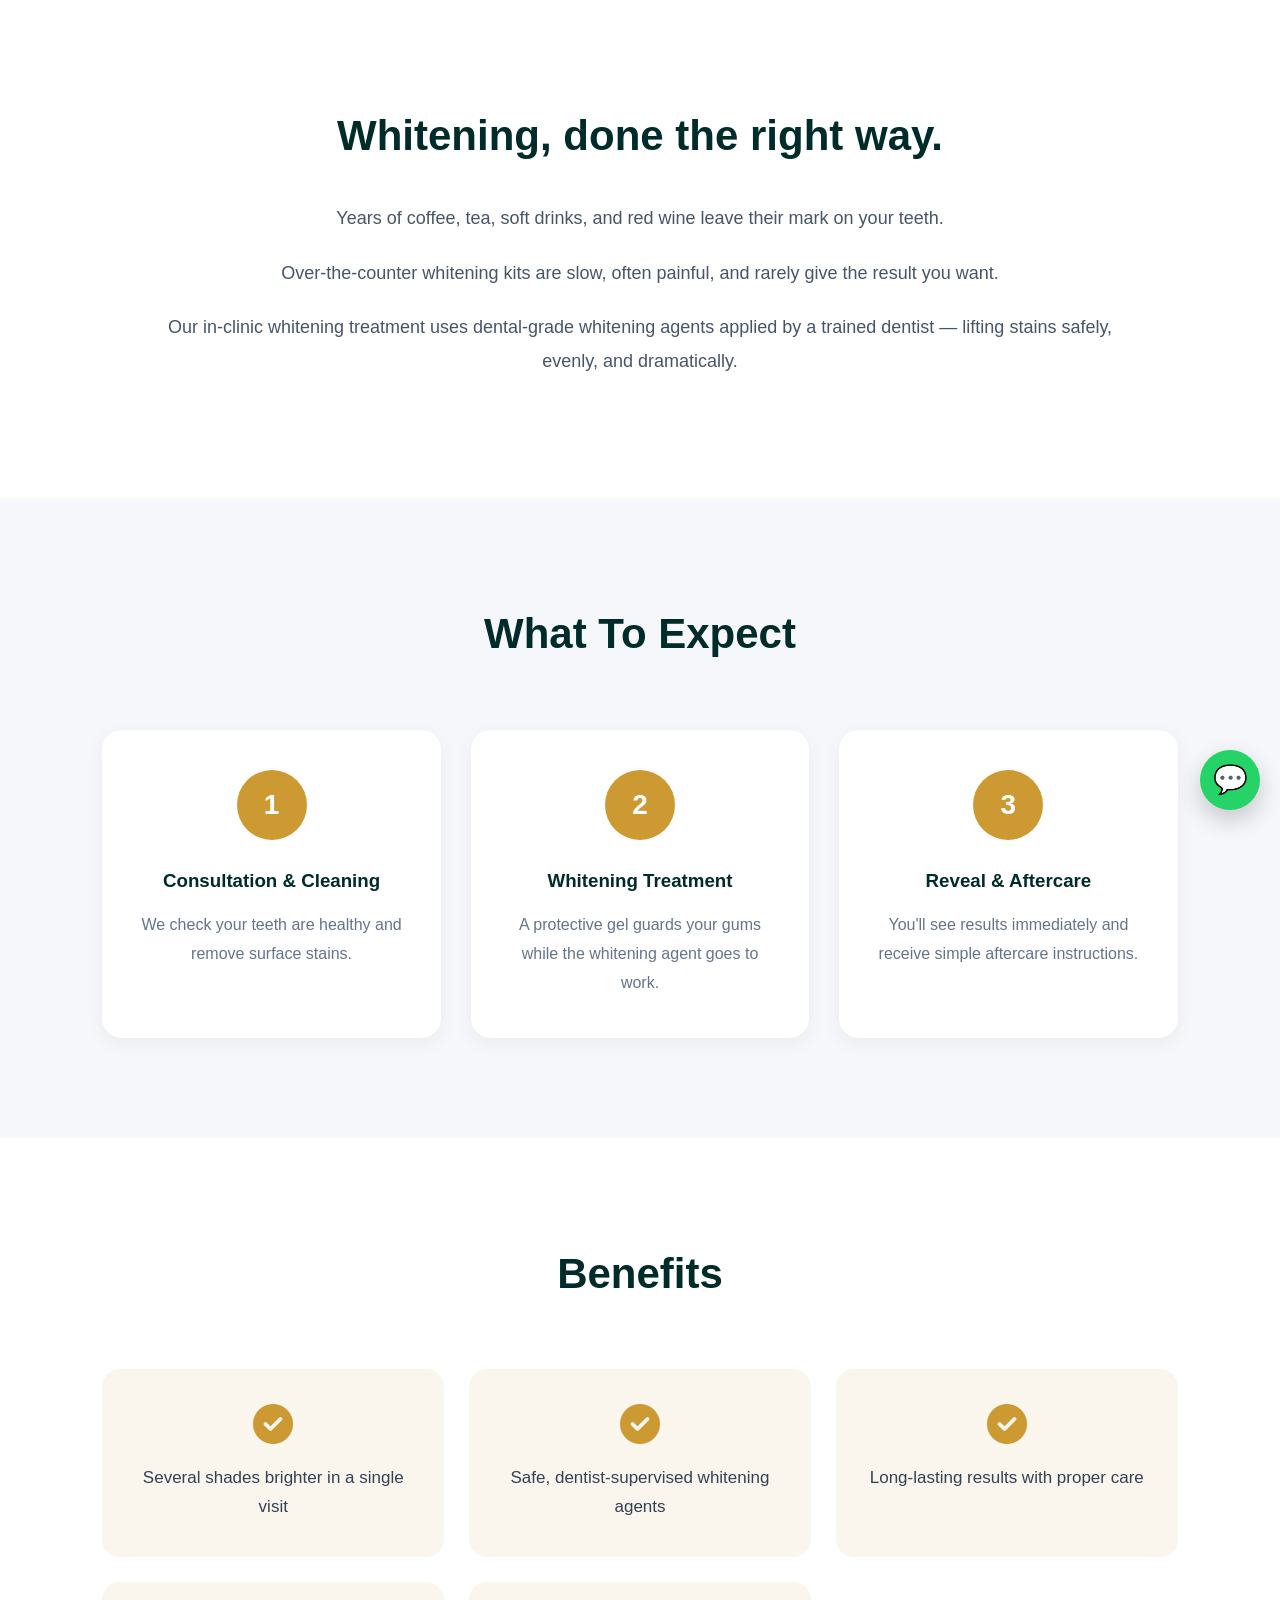
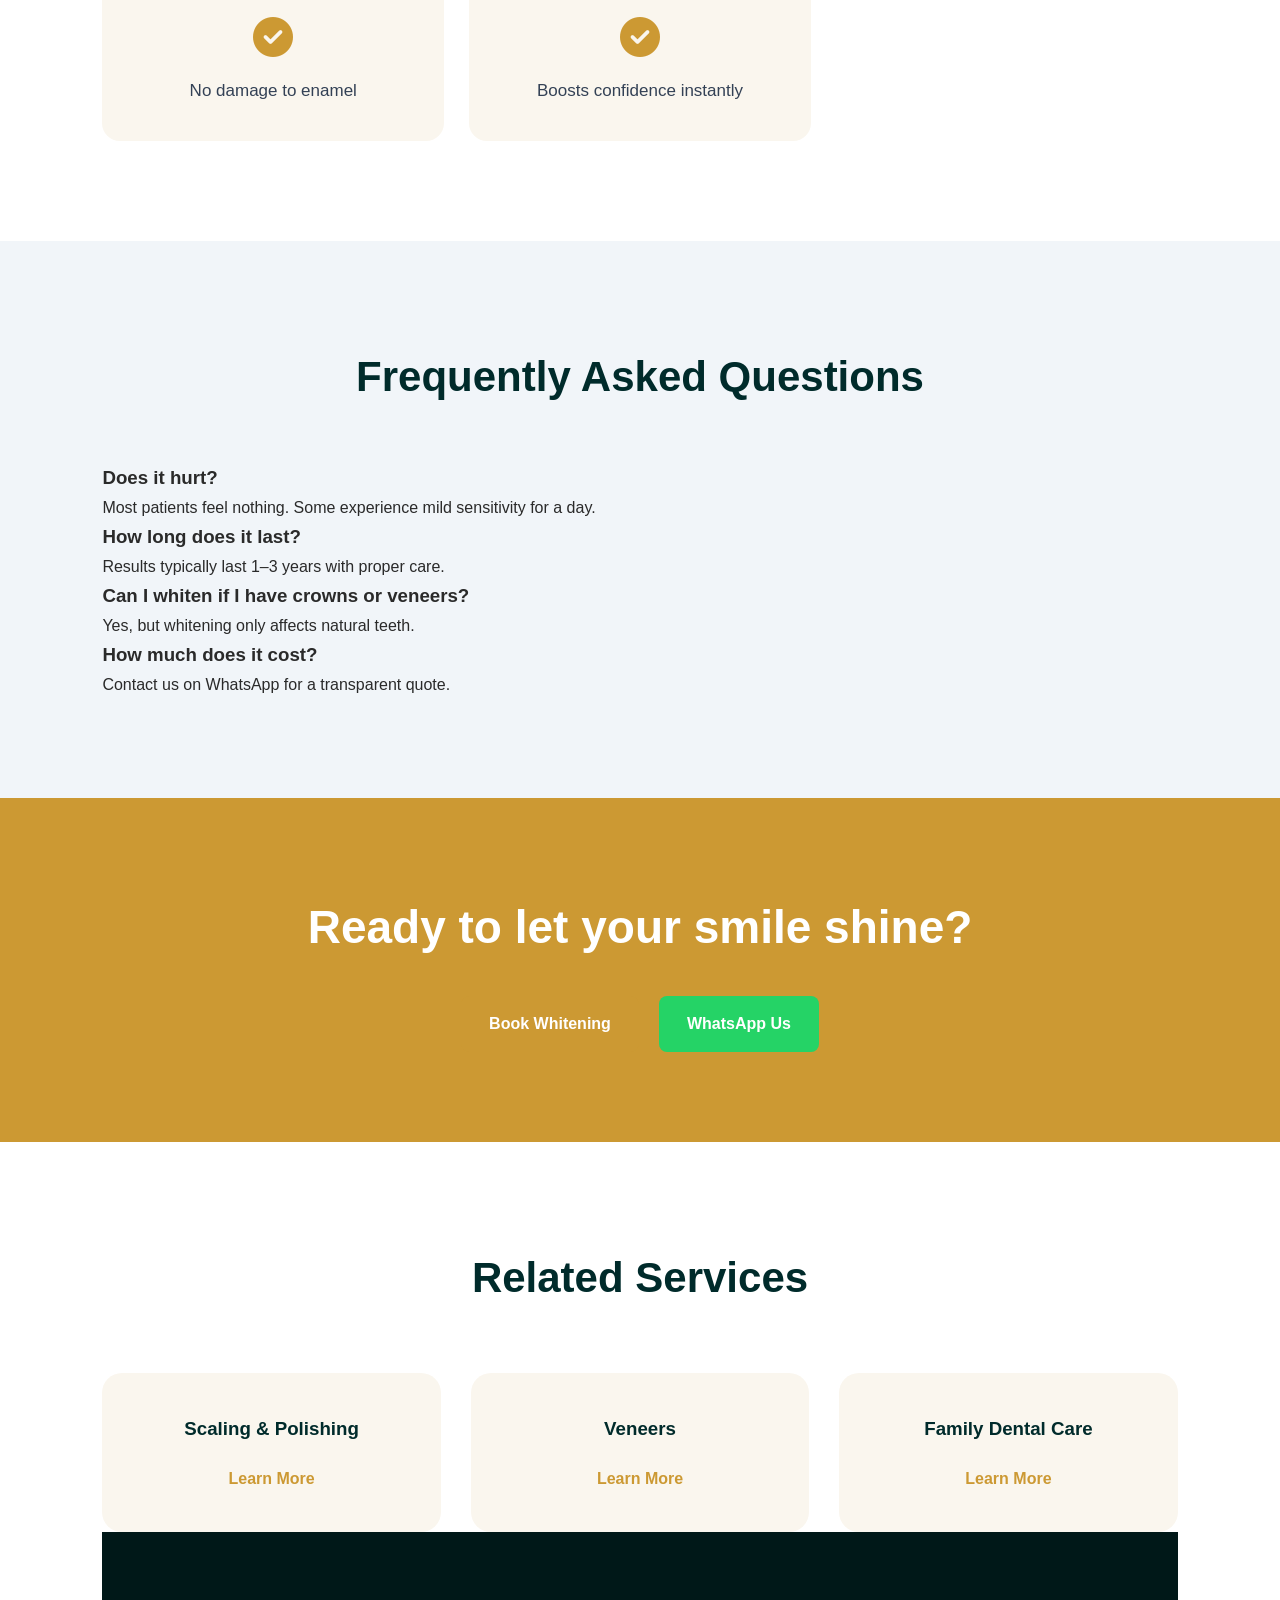
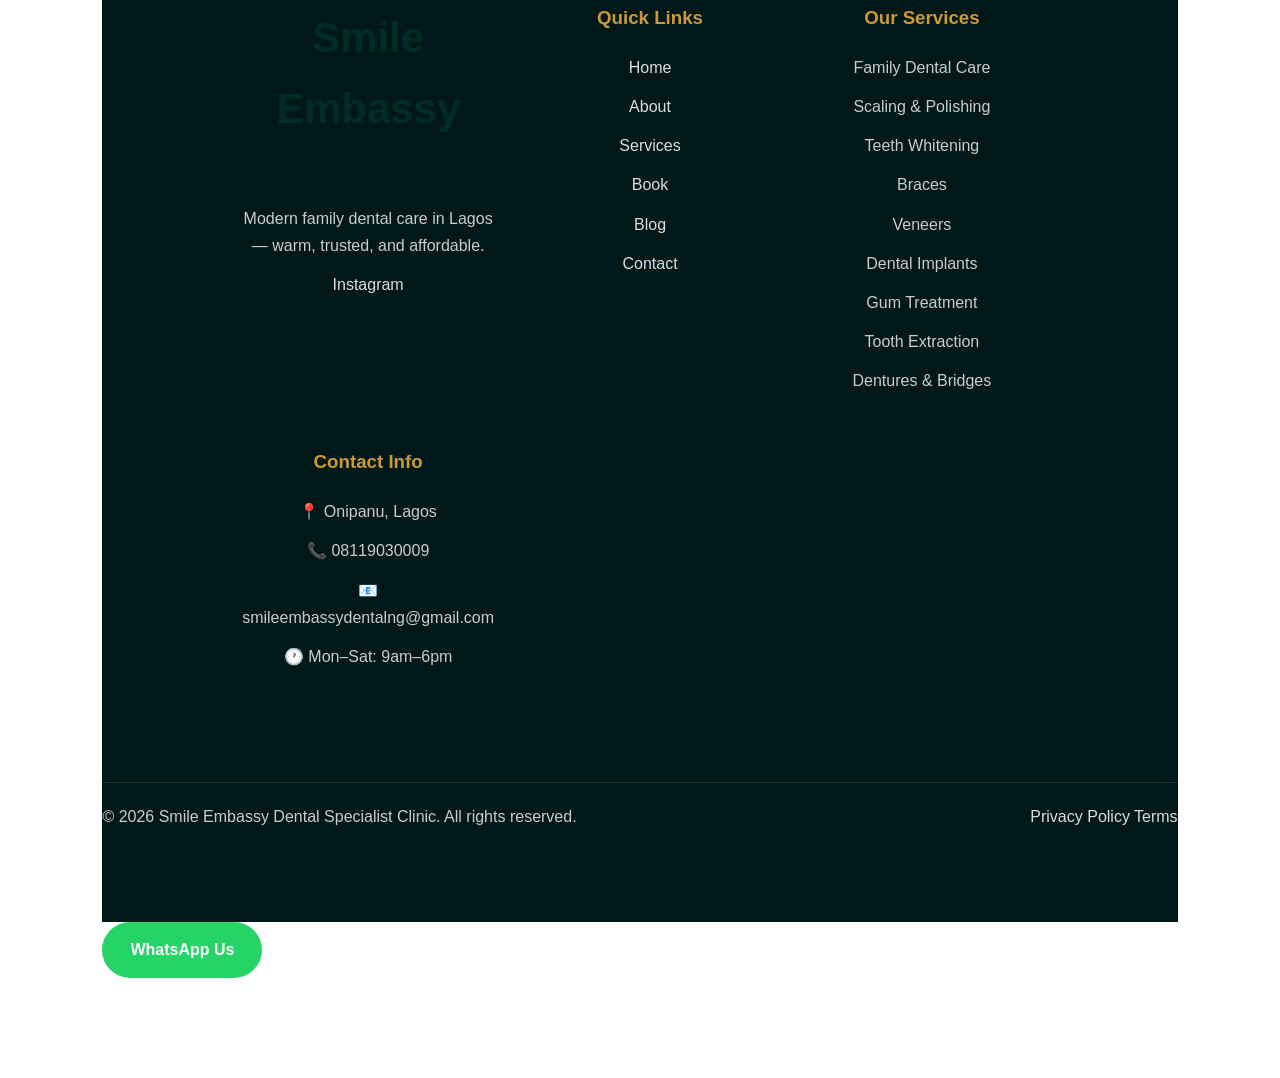
<file: whitening.html>
<!DOCTYPE html>
<html lang="en">

<head>
    <meta charset="UTF-8">
    <meta name="viewport" content="width=device-width, initial-scale=1.0">

    <title>Teeth Whitening | Smile Embassy</title>

    <link rel="stylesheet" href="style.css">

    <link rel="stylesheet"
    href="https://cdnjs.cloudflare.com/ajax/libs/font-awesome/6.5.1/css/all.min.css">
</head>

<body>
    <!DOCTYPE html>
<html lang="en">

<head>
    <meta charset="UTF-8">
    <meta name="viewport" content="width=device-width, initial-scale=1.0">

    <title>Teeth Whitening | Smile Embassy</title>

    <link rel="stylesheet" href="style.css">

    <link rel="stylesheet"
    href="https://cdnjs.cloudflare.com/ajax/libs/font-awesome/6.5.1/css/all.min.css">
</head>

<body>
    <section class="what-is-it">

    <div class="container">

        <h2>Whitening, done the right way.</h2>

        <p>
            Years of coffee, tea, soft drinks, and red wine leave
            their mark on your teeth.
        </p>

        <p>
            Over-the-counter whitening kits are slow, often painful,
            and rarely give the result you want.
        </p>

        <p>
            Our in-clinic whitening treatment uses dental-grade
            whitening agents applied by a trained dentist —
            lifting stains safely, evenly, and dramatically.
        </p>

    </div>

</section>
<section class="process-section">

    <h2>What To Expect</h2>

    <div class="process-grid">

        <div class="process-card">
            <span>1</span>

            <h3>Consultation & Cleaning</h3>

            <p>
                We check your teeth are healthy and remove surface stains.
            </p>
        </div>

        <div class="process-card">
            <span>2</span>

            <h3>Whitening Treatment</h3>

            <p>
                A protective gel guards your gums while the whitening
                agent goes to work.
            </p>
        </div>

        <div class="process-card">
            <span>3</span>

            <h3>Reveal & Aftercare</h3>

            <p>
                You'll see results immediately and receive simple
                aftercare instructions.
            </p>
        </div>

    </div>

</section>
<section class="benefits-section">

    <h2>Benefits</h2>

    <div class="benefits-grid">

        <div class="benefit-card">
            <i class="fas fa-check-circle"></i>
            <p>Several shades brighter in a single visit</p>
        </div>

        <div class="benefit-card">
            <i class="fas fa-check-circle"></i>
            <p>Safe, dentist-supervised whitening agents</p>
        </div>

        <div class="benefit-card">
            <i class="fas fa-check-circle"></i>
            <p>Long-lasting results with proper care</p>
        </div>

        <div class="benefit-card">
            <i class="fas fa-check-circle"></i>
            <p>No damage to enamel</p>
        </div>

        <div class="benefit-card">
            <i class="fas fa-check-circle"></i>
            <p>Boosts confidence instantly</p>
        </div>

    </div>

</section>
<section class="faq-section">

    <h2>Frequently Asked Questions</h2>

    <div class="faq">

        <h3>Does it hurt?</h3>
        <p>
            Most patients feel nothing. Some experience mild
            sensitivity for a day.
        </p>

        <h3>How long does it last?</h3>
        <p>
            Results typically last 1–3 years with proper care.
        </p>

        <h3>Can I whiten if I have crowns or veneers?</h3>
        <p>
            Yes, but whitening only affects natural teeth.
        </p>

        <h3>How much does it cost?</h3>
        <p>
            Contact us on WhatsApp for a transparent quote.
        </p>

    </div>

</section>
<section class="cta-banner">

    <h2>Ready to let your smile shine?</h2>

    <div class="cta-buttons">

        <a href="contact.html" class="primary-btn">
            Book Whitening
        </a>

        <a href="#" class="whatsapp-btn">
            WhatsApp Us
        </a>

    </div>

</section>
<section class="related-services">

    <h2>Related Services</h2>

    <div class="related-grid">

        <div class="related-card">
            <h3>Scaling & Polishing</h3>
            <a href="scaling-polishing.html">Learn More</a>
        </div>

        <div class="related-card">
            <h3>Veneers</h3>
            <a href="veneers.html">Learn More</a>
        </div>

        <div class="related-card">
            <h3>Family Dental Care</h3>
            <a href="family-dental.html">Learn More</a>
        </div>

    </div>
<!-- FOOTER -->
<footer class="footer">

    <div class="container footer-grid">

        <!-- COLUMN 1 -->
        <div>

            <h2 class="footer-logo">Smile Embassy</h2>

            <p>
                Modern family dental care in Lagos —
                warm, trusted, and affordable.
            </p>

            <a href="#">Instagram</a>

        </div>

        <!-- COLUMN 2 -->
        <div>

            <h3>Quick Links</h3>

            <ul>
                <li><a href="index.html">Home</a></li>
                <li><a href="about.html">About</a></li>
                <li><a href="services.html">Services</a></li>
                <li><a href="appointment.html">Book</a></li>
                <li><a href="blog.html">Blog</a></li>
                <li><a href="contact.html">Contact</a></li>
            </ul>

        </div>

        <!-- COLUMN 3 -->
        <div>

            <h3>Our Services</h3>

            <ul>
                <li>Family Dental Care</li>
                <li>Scaling & Polishing</li>
                <li>Teeth Whitening</li>
                <li>Braces</li>
                <li>Veneers</li>
                <li>Dental Implants</li>
                <li>Gum Treatment</li>
                <li>Tooth Extraction</li>
                <li>Dentures & Bridges</li>
            </ul>

        </div>

        <!-- COLUMN 4 -->
        <div>

            <h3>Contact Info</h3>

            <p>📍 Onipanu, Lagos</p>
            <p>📞 08119030009</p>
            <p>📧 smileembassydentalng@gmail.com</p>
            <p>🕐 Mon–Sat: 9am–6pm</p>

        </div>

    </div>

    <!-- BOTTOM -->
    <div class="footer-bottom">

        <p>
            © 2026 Smile Embassy Dental Specialist Clinic.
            All rights reserved.
        </p>

        <div class="footer-links">
            <a href="#">Privacy Policy</a>
            <a href="#">Terms</a>
        </div>

    </div>

</footer>
<!-- WHATSAPP BUTTON -->

<a href="https://wa.me/2348119030009?text=Hello%20Smile%20Embassy!%20I%20want%20to%20book%20an%20appointment."

class="whatsapp-float"

target="_blank">

💬

</a>

<!-- POPUP -->

<div class="whatsapp-popup" id="whatsappPopup">

Need help? Chat with us!

</div>
<a href="https://wa.me/2348119030009?text=Hello%20Smile%20Embassy!%20I%27d%20like%20to%20book%20an%20appointment."

class="btn-whatsapp"

target="_blank">

WhatsApp Us

</a>
</section>
</body>
</html>
</file>
<file: style.css>
/* =========================
   RESET & GLOBAL STYLES
========================= */

*{
    margin:0;
    padding:0;
    box-sizing:border-box;
}

:root{
    --primary:#CC9933;
    --secondary:#002B2B;
    --background:#FAF6EE;
    --text:#2A2A2A;
    --white:#ffffff;
}

body{
    font-family:'Poppins', sans-serif;
    background:var(--background);
    color:var(--text);
    line-height:1.7;
}

.container{
    width:90%;
    max-width:1200px;
    margin:auto;
}

section{
    padding:100px 0;
}

img{
    width:100%;
    display:block;
}

/* =========================
   BUTTONS
========================= */

.btn{
    display:inline-block;
    padding:14px 28px;
    border-radius:8px;
    text-decoration:none;
    transition:0.3s ease;
    font-weight:600;
}

.btn-primary{
    background:var(--primary);
    color:white;
}

.btn-primary:hover{
    background:#b8862b;
}

.btn-secondary{
    border:2px solid white;
    color:white;
}

.btn-secondary:hover{
    background:white;
    color:var(--secondary);
}

/* =========================
   TOP BAR
========================= */

.top-bar{
    background:var(--secondary);
    color:white;
    padding:10px 0;
    font-size:14px;
}

.top-bar-flex{
    display:flex;
    justify-content:space-between;
    align-items:center;
}

.top-bar a{
    color:white;
    text-decoration:none;
    margin-left:15px;
}

/* =========================
   HEADER
========================= */

.main-header{
    background:white;
    padding:20px 0;
    position:sticky;
    top:0;
    z-index:1000;
}

.header-flex{
    display:flex;
    justify-content:space-between;
    align-items:center;
}

.logo{
    font-size:24px;
    font-weight:700;
    color:var(--secondary);
}

.nav{
    display:flex;
    gap:25px;
}

.nav a{
    text-decoration:none;
    color:var(--text);
    font-weight:500;
}

.nav a:hover{
    color:var(--primary);
}

/* =========================
   HERO SECTION
========================= */

.hero{
    min-height:90vh;
    background:
    linear-gradient(rgba(0,0,0,0.5),
    rgba(0,0,0,0.5)),
    url("../Images/Home.jpeg");

    background-size:cover;
    background-position:center;

    display:flex;
    align-items:center;

    color:white;
}

.hero-grid{
    display:grid;
    grid-template-columns:1fr 1fr;
    gap:40px;
    align-items:center;
}

.hero h1{
    font-size:60px;
    line-height:1.2;
    margin-bottom:20px;
}

.hero p{
    font-size:18px;
    margin-bottom:30px;
}

.hero-buttons{
    display:flex;
    gap:20px;
    flex-wrap:wrap;
}

/* =========================
   TRUST SECTION
========================= */

.trust-strip{
    background:white;
    padding:50px 0;
}

.trust-grid{
    display:grid;
    grid-template-columns:repeat(4,1fr);
    gap:20px;
    text-align:center;
}

.trust-box{
    padding:20px;
}

.trust-box h3{
    color:var(--secondary);
    margin-bottom:10px;
}

/* =========================
   ABOUT SECTION
========================= */

.about{
    background:var(--background);
}

.about-grid{
    display:grid;
    grid-template-columns:1fr 1fr;
    gap:60px;
    align-items:center;
}

.about-img{
    border-radius:20px;
}

.about h2{
    font-size:42px;
    color:var(--secondary);
    margin-bottom:20px;
}

.about p{
    margin-bottom:20px;
}

/* =========================
   SERVICES SECTION
========================= */

.services{
    background:white;
}

.section-title{
    text-align:center;
    margin-bottom:60px;
}

.section-title h2{
    font-size:46px;
    color:var(--secondary);
    margin-bottom:15px;
}

.services-grid{
    display:grid;
    grid-template-columns:repeat(3,1fr);
    gap:30px;
}

.service-card{
    background:var(--background);
    padding:30px;
    border-radius:20px;
    transition:0.3s ease;
    text-align:center;
}

.service-card:hover{
    transform:translateY(-8px);
}

.service-card img{
    border-radius:15px;
    margin-bottom:20px;
}

.service-card h3{
    margin-bottom:15px;
    color:var(--secondary);
}

/* =========================
   WHY CHOOSE US
========================= */

.why-us{
    background:var(--secondary);
    color:white;
}

.why-grid{
    display:grid;
    grid-template-columns:repeat(4,1fr);
    gap:25px;
    text-align:center;
}

.why-card{
    padding:30px 20px;
}

.why-card h3{
    margin:20px 0;
}

/* =========================
   TESTIMONIALS
========================= */

.testimonials{
    background:var(--background);
}

.testimonials-grid{
    display:grid;
    grid-template-columns:repeat(3,1fr);
    gap:30px;
}

.testimonial-card{
    background:white;
    padding:30px;
    border-radius:20px;
}

.testimonial-card img{
    width:80px;
    height:80px;
    border-radius:50%;
    object-fit:cover;
    margin-bottom:20px;
}

.stars{
    color:gold;
    margin-bottom:15px;
}

/* =========================
   CTA SECTION
========================= */

.cta{
    background:var(--secondary);
    color:white;
    text-align:center;
}

.cta h2{
    font-size:48px;
    margin-bottom:20px;
}

.cta p{
    margin-bottom:30px;
}

/* =========================
   FOOTER
========================= */

.footer{
    background:#001818;
    color:white;
    padding-top:80px;
}

.footer-grid{
    display:grid;
    grid-template-columns:repeat(4,1fr);
    gap:40px;
    padding-bottom:50px;
}

.footer h3{
    color:var(--primary);
    margin-bottom:20px;
}

.footer ul{
    list-style:none;
}

.footer a{
    color:white;
    text-decoration:none;
}

.footer li{
    margin-bottom:12px;
}

.footer-bottom{
    border-top:1px solid rgba(255,255,255,0.2);
    padding:20px 0;
    text-align:center;
}

/* =========================
   AUTH SECTION
========================= */

.auth-container{
    display:flex;
    min-height:100vh;
}

.auth-left{
    flex:1;
    background:
    linear-gradient(rgba(0,43,43,0.8),
    rgba(0,43,43,0.8)),
    url("../Images/dentist.jpg");

    background-size:cover;
    background-position:center;

    display:flex;
    justify-content:center;
    align-items:center;

    color:white;
    padding:40px;
}

.auth-right{
    flex:1;
    background:white;

    display:flex;
    justify-content:center;
    align-items:center;

    padding:40px;
}

.auth-form{
    width:100%;
    max-width:450px;
}

.auth-form h2{
    color:var(--secondary);
    margin-bottom:15px;
}

.input-group{
    margin-bottom:20px;
}

.input-group label{
    display:block;
    margin-bottom:8px;
}

.input-group input{
    width:100%;
    padding:15px;
    border:1px solid #ddd;
    border-radius:10px;
}

.auth-btn{
    width:100%;
    background:var(--primary);
    color:white;
    border:none;
    padding:16px;
    border-radius:10px;
    cursor:pointer;
    font-size:16px;
}

/* =========================
   MOBILE RESPONSIVE
========================= */

@media(max-width:992px){

    .hero-grid,
    .about-grid,
    .footer-grid,
    .trust-grid,
    .why-grid,
    .services-grid,
    .testimonials-grid{
        grid-template-columns:1fr 1fr;
    }
}

@media(max-width:768px){

    section{
        padding:70px 0;
    }

    .nav{
        display:none;
    }

    .hero h1{
        font-size:42px;
    }

    .hero-grid,
    .about-grid,
    .services-grid,
    .trust-grid,
    .why-grid,
    .testimonials-grid,
    .footer-grid,
    .auth-container{
        grid-template-columns:1fr;
        flex-direction:column;
    }

    .hero{
        text-align:center;
    }

    .hero-buttons{
        justify-content:center;
    }

    .top-bar{
        display:none;
    }
}
/* =========================
   SMILE EMBASSY SERVICES PAGE
========================= */

*{
    margin:0;
    padding:0;
    box-sizing:border-box;
    font-family:Arial, Helvetica, sans-serif;
    scroll-behavior:smooth;
}

body{
    background:#f8fbff;
    color:#222;
    line-height:1.6;
}

/* =========================
   NAVBAR
========================= */

.navbar{
    width:100%;
    display:flex;
    justify-content:space-between;
    align-items:center;
    padding:20px 8%;
    background:white;
    box-shadow:0 2px 10px rgba(0,0,0,0.05);
    position:sticky;
    top:0;
    z-index:1000;
}

.logo{
    font-size:28px;
    font-weight:bold;
    color:#0077cc;
}

.nav-links{
    display:flex;
    gap:25px;
}

.nav-links a{
    text-decoration:none;
    color:#222;
    font-weight:600;
    transition:0.3s;
}

.nav-links a:hover{
    color:#0077cc;
}

.book-btn{
    background:#0077cc;
    color:white;
    border:none;
    padding:12px 24px;
    border-radius:30px;
    cursor:pointer;
    font-weight:bold;
    transition:0.3s;
}

.book-btn:hover{
    background:#005fa3;
    transform:translateY(-2px);
}

/* =========================
   HERO SECTION
========================= */

.services-hero{
    width:100%;
    height:90vh;
    background:url("services-bg.jpg") center/cover no-repeat;
    position:relative;
}

.services-overlay{
    width:100%;
    height:100%;
    background:rgba(0,0,0,0.55);
    display:flex;
    justify-content:center;
    align-items:center;
    text-align:center;
    padding:20px;
}

.services-content{
    max-width:800px;
    color:white;
}

.services-content h1{
    font-size:60px;
    margin-bottom:20px;
    line-height:1.2;
}

.services-content p{
    font-size:20px;
    margin-bottom:35px;
}

.services-btn{
    text-decoration:none;
    background:#00aaff;
    color:white;
    padding:16px 35px;
    border-radius:40px;
    font-weight:bold;
    transition:0.3s;
}

.services-btn:hover{
    background:white;
    color:#0077cc;
}

/* =========================
   SERVICES GRID
========================= */

.services-grid{
    padding:100px 8%;
    display:grid;
    grid-template-columns:repeat(auto-fit,minmax(280px,1fr));
    gap:30px;
}

.service-card{
    background:white;
    padding:40px 30px;
    border-radius:20px;
    box-shadow:0 10px 30px rgba(0,0,0,0.08);
    transition:0.4s;
    text-align:center;
}

.service-card:hover{
    transform:translateY(-10px);
}

.service-card i{
    font-size:50px;
    color:#0077cc;
    margin-bottom:20px;
}

.service-card h3{
    font-size:24px;
    margin-bottom:15px;
}

.service-card p{
    color:#666;
    margin-bottom:25px;
}

.service-card a{
    text-decoration:none;
    background:#0077cc;
    color:white;
    padding:12px 24px;
    border-radius:30px;
    display:inline-block;
    transition:0.3s;
}

.service-card a:hover{
    background:#005fa3;
}

/* =========================
   HELP STRIP
========================= */

.help-strip{
    background:#0077cc;
    color:white;
    padding:40px 8%;
}

.help-flex{
    display:flex;
    justify-content:space-between;
    align-items:center;
    gap:20px;
    flex-wrap:wrap;
}

.help-flex p{
    font-size:20px;
    max-width:700px;
}

.btn-whatsapp{
    text-decoration:none;
    background:#25D366;
    color:white;
    padding:14px 28px;
    border-radius:40px;
    font-weight:bold;
    transition:0.3s;
}

.btn-whatsapp:hover{
    transform:scale(1.05);
}

/* =========================
   CTA SECTION
========================= */

.cta{
    padding:100px 8%;
    text-align:center;
    background:white;
}

.cta h2{
    font-size:45px;
    margin-bottom:30px;
}

.btn-primary{
    text-decoration:none;
    background:#0077cc;
    color:white;
    padding:16px 35px;
    border-radius:40px;
    font-weight:bold;
    transition:0.3s;
}

.btn-primary:hover{
    background:#005fa3;
}

/* =========================
   FOOTER
========================= */

.footer{
    background:#0b1727;
    color:white;
    padding-top:70px;
}

.footer-grid{
    display:grid;
    grid-template-columns:repeat(auto-fit,minmax(250px,1fr));
    gap:40px;
    padding:0 8% 50px;
}

.footer-logo{
    color:#00aaff;
    margin-bottom:20px;
}

.footer h3{
    margin-bottom:20px;
}

.footer ul{
    list-style:none;
}

.footer ul li{
    margin-bottom:12px;
}

.footer a{
    text-decoration:none;
    color:#ddd;
    transition:0.3s;
}

.auth-left{
    
    flex-direction: column;
    background:
    linear-gradient(rgba(0,43,43,0.8),
    rgba(0,43,43,0.8)),
    url("../Images/dentist.jpg");

    background-size:cover;
    background-position:center;

  

    color:white;
   
}
.footer a:hover{
    color:#00aaff;
}

.footer-bottom{
    border-top:1px solid rgba(255,255,255,0.1);
    padding:25px 8%;
    display:flex;
    justify-content:space-between;
    flex-wrap:wrap;
    gap:15px;
}

/* =========================
   MODAL
========================= */

.auth-modal{
    display:none;
    position:fixed;
    z-index:9999;
    left:0;
    top:0;
    width:100%;
    height:100%;
    background:rgba(0,0,0,0.6);
    justify-content:center;
    align-items:center;
}

.auth-modal-box{
    background:white;
    width:90%;
    max-width:450px;
    padding:40px;
    border-radius:20px;
    text-align:center;
    position:relative;
    animation:popup 0.3s ease;
}

@keyframes popup{
    from{
        transform:scale(0.7);
        opacity:0;
    }

    to{
        transform:scale(1);
        opacity:1;
    }
}

.close-modal{
    position:absolute;
    top:15px;
    right:20px;
    font-size:30px;
    cursor:pointer;
}

.modal-buttons{
    margin-top:30px;
    display:flex;
    gap:15px;
    justify-content:center;
}

.modal-login-btn,
.modal-signup-btn{
    text-decoration:none;
    padding:12px 24px;
    border-radius:30px;
    font-weight:bold;
}

.modal-login-btn{
    background:#0077cc;
    color:white;
}

.modal-signup-btn{
    background:#25D366;
    color:white;
}

/* =========================
   WHATSAPP FLOAT BUTTON
========================= */

.whatsapp-float{
    position:fixed;
    width:65px;
    height:65px;
    background:#25D366;
    color:white;
    border-radius:50%;
    bottom:25px;
    right:25px;
    display:flex;
    justify-content:center;
    align-items:center;
    font-size:32px;
    text-decoration:none;
    z-index:1000;
    box-shadow:0 5px 20px rgba(0,0,0,0.2);
    transition:0.3s;
}

.whatsapp-float:hover{
    transform:scale(1.1);
}

/* =========================
   RESPONSIVE DESIGN
========================= */

@media(max-width:992px){

    .services-content h1{
        font-size:45px;
    }

    .navbar{
        flex-direction:column;
        gap:20px;
    }

    .nav-links{
        flex-wrap:wrap;
        justify-content:center;
    }

    .help-flex{
        text-align:center;
        justify-content:center;
    }

    .footer-bottom{
        text-align:center;
        justify-content:center;
    }
}

@media(max-width:768px){

    .services-content h1{
        font-size:35px;
    }

    .services-content p{
        font-size:18px;
    }

    .cta h2{
        font-size:32px;
    }

    .service-card{
        padding:30px 20px;
    }
}

@media(max-width:500px){

    .services-content h1{
        font-size:28px;
    }

    .services-btn,
    .btn-primary,
    .btn-whatsapp{
        padding:14px 24px;
    }

    .logo{
        font-size:22px;
    }
}
/* =========================================
   whitening.html CSS
   ADD THIS TO style.css
========================================= */

.whitening-hero {
    background:
        linear-gradient(rgba(0,0,0,0.65),
        rgba(0,0,0,0.65)),
        url("whitening-hero.jpg");
    background-size: cover;
    background-position: center;
    min-height: 85vh;
    display: flex;
    align-items: center;
}

.hero-content {
    color: white;
    max-width: 700px;
    padding: 120px 0;
}

.breadcrumb {
    margin-bottom: 20px;
    color: #ddd;
    font-size: 15px;
}

.hero-content h1 {
    font-size: 60px;
    line-height: 1.2;
    margin-bottom: 25px;
}

.hero-content p {
    font-size: 18px;
    line-height: 1.8;
}

.hero-buttons {
    margin-top: 35px;
    display: flex;
    gap: 20px;
    flex-wrap: wrap;
}

.what-is-it {
    padding: 100px 8%;
    background: #ffffff;
    text-align: center;
}

.small-container {
    max-width: 850px;
    margin: auto;
}

.what-is-it h2 {
    font-size: 42px;
    margin-bottom: 30px;
    color: #0f172a;
}

.what-is-it p {
    font-size: 18px;
    line-height: 1.9;
    margin-bottom: 20px;
    color: #475569;
}

.process-section {
    padding: 100px 8%;
    background: #f8fafc;
    text-align: center;
}

.process-section h2 {
    font-size: 42px;
    margin-bottom: 60px;
    color: #0f172a;
}

.process-grid {
    display: grid;
    grid-template-columns: repeat(auto-fit, minmax(280px,1fr));
    gap: 30px;
}

.process-card {
    background: white;
    padding: 40px 30px;
    border-radius: 20px;
    box-shadow: 0 5px 25px rgba(0,0,0,0.08);
}

.process-card span {
    width: 70px;
    height: 70px;
    background: #0ea5e9;
    color: white;
    display: flex;
    align-items: center;
    justify-content: center;
    border-radius: 50%;
    margin: auto;
    margin-bottom: 25px;
    font-size: 28px;
    font-weight: bold;
}

.process-card h3 {
    margin-bottom: 15px;
    color: #0f172a;
}

.process-card p {
    color: #64748b;
    line-height: 1.8;
}

.benefits-section {
    padding: 100px 8%;
    background: white;
    text-align: center;
}

.benefits-section h2 {
    font-size: 42px;
    margin-bottom: 60px;
}

.benefits-grid {
    display: grid;
    grid-template-columns: repeat(auto-fit, minmax(250px,1fr));
    gap: 25px;
}

.benefit-card {
    background: #f8fafc;
    padding: 35px 25px;
    border-radius: 18px;
}

.benefit-card i {
    font-size: 40px;
    color: #0ea5e9;
    margin-bottom: 20px;
}

.benefit-card p {
    font-size: 17px;
    color: #334155;
}

.faq-section {
    padding: 100px 8%;
    background: #f1f5f9;
}

.faq-section h2 {
    text-align: center;
    font-size: 42px;
    margin-bottom: 50px;
}

.faq-item {
    background: white;
    padding: 30px;
    margin-bottom: 25px;
    border-radius: 18px;
}

.faq-item h3 {
    margin-bottom: 15px;
    color: #0f172a;
}

.faq-item p {
    line-height: 1.8;
    color: #64748b;
}

.cta-banner {
    padding: 100px 8%;
    background: linear-gradient(to right, #0ea5e9, #0284c7);
    text-align: center;
    color: white;
}

.cta-banner h2 {
    font-size: 46px;
    margin-bottom: 35px;
}

.cta-buttons {
    display: flex;
    justify-content: center;
    gap: 20px;
    flex-wrap: wrap;
}

.related-services {
    padding: 100px 8%;
    background: white;
}

.related-services h2 {
    text-align: center;
    font-size: 42px;
    margin-bottom: 60px;
}

.related-grid {
    display: grid;
    grid-template-columns: repeat(auto-fit, minmax(280px,1fr));
    gap: 30px;
}

.related-card {
    background: #f8fafc;
    padding: 40px 30px;
    border-radius: 20px;
    text-align: center;
}

.related-card h3 {
    margin-bottom: 20px;
    color: #0f172a;
}

.related-card a {
    color: #0ea5e9;
    text-decoration: none;
    font-weight: 600;
}

.related-card a:hover {
    color: #0284c7;
}

@media(max-width:768px) {

    .hero-content h1 {
        font-size: 40px;
    }

    .what-is-it h2,
    .process-section h2,
    .benefits-section h2,
    .faq-section h2,
    .related-services h2,
    .cta-banner h2 {
        font-size: 32px;
    }

}
/* =========================
   RESET
========================= */
* {
    margin: 0;
    padding: 0;
    box-sizing: border-box;
}

:root {
    --primary: #CC9933;
    --secondary: #002B2B;
    --background: #FAF6EE;
    --text: #2A2A2A;
    --white: #fff;
}

/* =========================
   GLOBAL
========================= */
body {
    font-family: 'Poppins', sans-serif;
    background: var(--background);
    color: var(--text);
    line-height: 1.7;
}

.container {
    width: 90%;
    max-width: 1200px;
    margin: auto;
}

a {
    text-decoration: none;
    color: inherit;
}

/* =========================
   BUTTONS
========================= */
.btn {
    display: inline-block;
    padding: 14px 28px;
    border-radius: 8px;
    font-weight: 600;
    transition: 0.3s;
}

.btn-primary {
    background: var(--primary);
    color: white;
}

.btn-primary:hover {
    background: #b8862b;
}

/* =========================
   HEADER
========================= */
.main-header {
    background: white;
    padding: 20px 0;
    position: sticky;
    top: 0;
    z-index: 1000;
    box-shadow: 0 2px 10px rgba(0,0,0,0.05);
}

.header-flex {
    display: flex;
    justify-content: space-between;
    align-items: center;
}

.logo {
    font-size: 24px;
    font-weight: bold;
    color: var(--secondary);
}

.nav {
    display: flex;
    gap: 20px;
}

/* =========================
   ABOUT PAGE
========================= */

.about-hero {
    padding: 120px 0;
    text-align: center;
    background: linear-gradient(rgba(0,0,0,0.6), rgba(0,0,0,0.6)),
    url("../Images/hero.jpg");
    background-size: cover;
    color: white;
}

.about-story {
    padding: 100px 0;
}

.story-grid {
    display: grid;
    grid-template-columns: 1fr 1fr;
    gap: 50px;
    align-items: center;
}

.story-image img {
    width: 100%;
    border-radius: 15px;
}

/* =========================
   MISSION
========================= */
.mission {
    padding: 80px 0;
    text-align: center;
}

/* =========================
   TEAM
========================= */
.team {
    padding: 100px 0;
    background: white;
}

.team-grid {
    display: grid;
    grid-template-columns: repeat(3, 1fr);
    gap: 30px;
}

.team-card {
    background: var(--background);
    padding: 20px;
    border-radius: 15px;
    text-align: center;
}

.team-card img {
    width: 100%;
    border-radius: 12px;
}

/* =========================
   WHY US
========================= */
.why-us {
    padding: 100px 0;
    background: var(--secondary);
    color: white;
}

.why-grid {
    display: grid;
    grid-template-columns: repeat(3, 1fr);
    gap: 20px;
    text-align: center;
}

/* =========================
   CTA
========================= */
.about-cta {
    padding: 100px 0;
    text-align: center;
}

/* =========================
   FOOTER
========================= */
.footer {
    background: #001818;
    color: white;
    padding: 60px 0;
}

.footer-grid {
    display: grid;
    grid-template-columns: repeat(3, 1fr);
    gap: 30px;
}

.footer-bottom {
    text-align: center;
    padding-top: 20px;
    border-top: 1px solid rgba(255,255,255,0.2);
}

/* =========================
   WHATSAPP BUTTON
========================= */
.whatsapp-float {
    position: fixed;
    bottom: 25px;
    right: 25px;
    width: 60px;
    height: 60px;
    background: #25D366;
    color: white;
    border-radius: 50%;
    display: flex;
    justify-content: center;
    align-items: center;
    font-size: 28px;
}
/* =========================
   BLOG PAGE
========================= */

.blog-hero{
    padding:120px 0;
    background:
    linear-gradient(rgba(0,0,0,0.6),
    rgba(0,0,0,0.6)),
    url("Images/blog-hero.jpg");

    background-size:cover;
    background-position:center;

    text-align:center;
    color:white;
}

.blog-hero h1{
    font-size:60px;
    margin-bottom:20px;
}

.blog-hero p{
    max-width:700px;
    margin:auto;
    font-size:18px;
}

.featured-post-section{
    padding:100px 0;
}

.featured-post{
    display:grid;
    grid-template-columns:1fr 1fr;
    gap:40px;
    align-items:center;
}

.featured-post img{
    width:100%;
    border-radius:20px;
}

.featured-content h2{
    font-size:40px;
    margin:20px 0;
}

.category-tag{
    display:inline-block;
    background:var(--primary);
    color:white;
    padding:8px 16px;
    border-radius:30px;
    font-size:14px;
}

.blog-posts{
    padding:100px 0;
}

.blog-grid{
    display:grid;
    grid-template-columns:repeat(3,1fr);
    gap:30px;
}

.post-card{
    background:white;
    border-radius:20px;
    overflow:hidden;
    box-shadow:0 5px 20px rgba(0,0,0,0.08);
}

.post-card img{
    width:100%;
    height:250px;
    object-fit:cover;
}

.post-content{
    padding:25px;
}

.post-content h3{
    margin:15px 0;
}

.post-content a{
    color:var(--primary);
    font-weight:600;
}

@media(max-width:992px){

    .featured-post,
    .blog-grid{
        grid-template-columns:1fr 1fr;
    }
}

@media(max-width:768px){

    .featured-post,
    .blog-grid{
        grid-template-columns:1fr;
    }

    .blog-hero h1{
        font-size:40px;
    }
}
/* =========================
   SMILE EMBASSY MASTER CSS
========================= */

/* RESET */

*{
    margin:0;
    padding:0;
    box-sizing:border-box;
}

:root{
    --primary:#CC9933;
    --secondary:#002B2B;
    --background:#FAF6EE;
    --text:#2A2A2A;
    --white:#ffffff;
}

/* BODY */

body{
    font-family:Arial, Helvetica, sans-serif;
    background:var(--background);
    color:var(--text);
    line-height:1.7;
}

/* CONTAINER */

.container{
    width:90%;
    max-width:1200px;
    margin:auto;
}

/* LINKS */

a{
    text-decoration:none;
}

/* IMAGES */

img{
    width:100%;
    display:block;
}

/* SECTION */

section{
    padding:90px 0;
}

/* =========================
   BUTTONS
========================= */

.btn{
    display:inline-block;
    padding:14px 28px;
    border-radius:8px;
    transition:0.3s;
    font-weight:600;
}

.btn-primary{
    background:var(--primary);
    color:white;
}

.btn-primary:hover{
    background:#b8862b;
}

.btn-secondary{
    border:2px solid var(--secondary);
    color:var(--secondary);
}

.btn-secondary:hover{
    background:var(--secondary);
    color:white;
}

/* =========================
   HEADER
========================= */

.main-header{
    background:white;
    padding:20px 0;
    position:sticky;
    top:0;
    z-index:1000;
    box-shadow:0 2px 10px rgba(0,0,0,0.08);
}

.header-flex{
    display:flex;
    justify-content:space-between;
    align-items:center;
}

.logo{
    font-size:28px;
    font-weight:bold;
    color:var(--secondary);
}

.nav{
    display:flex;
    gap:25px;
}

.nav a{
    color:var(--text);
    font-weight:600;
}

.nav a:hover{
    color:var(--primary);
}

/* =========================
   HERO SECTIONS
========================= */

.appt-hero{
    min-height:70vh;
    background:
    linear-gradient(rgba(0,0,0,0.6),
    rgba(0,0,0,0.6)),
    url("Images/hero.jpg");

    background-size:cover;
    background-position:center;

    display:flex;
    align-items:center;
    justify-content:center;

    text-align:center;
}

.hero-overlay{
    width:100%;
}

.hero-content{
    color:white;
}

.hero-content h1{
    font-size:60px;
    margin-bottom:20px;
}

.hero-content p{
    max-width:700px;
    margin:auto;
    font-size:20px;
}

/* =========================
   BOOKING SECTION
========================= */

.booking-section{
    background:white;
}

.booking-grid{
    display:grid;
    grid-template-columns:2fr 1fr;
    gap:40px;
}

.booking-form{
    background:var(--background);
    padding:40px;
    border-radius:20px;
}

.booking-form h2{
    margin-bottom:30px;
    color:var(--secondary);
}

.booking-form form{
    display:flex;
    flex-direction:column;
    gap:20px;
}

.booking-form input,
.booking-form select,
.booking-form textarea{
    width:100%;
    padding:16px;
    border:1px solid #ddd;
    border-radius:10px;
    font-size:16px;
    outline:none;
}

.booking-form textarea{
    min-height:140px;
    resize:none;
}

.booking-form button{
    border:none;
    cursor:pointer;
}

/* =========================
   BOOKING INFO
========================= */

.booking-info{
    background:var(--secondary);
    color:white;
    padding:40px;
    border-radius:20px;
    height:fit-content;
}

.booking-info h3{
    margin-bottom:25px;
    font-size:28px;
}

.booking-info ul{
    list-style:none;
    margin-bottom:30px;
}

.booking-info ul li{
    margin-bottom:15px;
}

/* =========================
   STEPS SECTION
========================= */

.after-book{
    background:var(--background);
}

.steps-grid{
    display:grid;
    grid-template-columns:repeat(4,1fr);
    gap:25px;
}

.step-card{
    background:white;
    padding:35px 25px;
    border-radius:18px;
    text-align:center;
}

.step-card span{
    width:70px;
    height:70px;
    background:var(--primary);
    color:white;
    display:flex;
    justify-content:center;
    align-items:center;
    border-radius:50%;
    margin:auto;
    margin-bottom:20px;
    font-size:28px;
    font-weight:bold;
}

/* =========================
   CTA SECTION
========================= */

.cta{
    background:var(--secondary);
    color:white;
    text-align:center;
}

.cta h2{
    font-size:42px;
    margin-bottom:25px;
}

/* =========================
   FOOTER
========================= */

.footer{
    background:#001818;
    color:white;
    padding-top:70px;
}

.footer-grid{
    display:grid;
    grid-template-columns:repeat(3,1fr);
    gap:40px;
    padding-bottom:40px;
}

.footer h3{
    margin-bottom:20px;
    color:var(--primary);
}

.footer ul{
    list-style:none;
}

.footer ul li{
    margin-bottom:12px;
}

.footer a{
    color:white;
}

.footer-bottom{
    border-top:1px solid rgba(255,255,255,0.1);
    padding:20px 0;
    text-align:center;
}

/* =========================
   WHATSAPP FLOAT
========================= */

.whatsapp-float{
    position:fixed;
    width:65px;
    height:65px;
    background:#25D366;
    color:white;
    border-radius:50%;
    bottom:25px;
    right:25px;
    display:flex;
    justify-content:center;
    align-items:center;
    font-size:32px;
    z-index:1000;
}

/* =========================
   RESPONSIVE DESIGN
========================= */

@media(max-width:992px){

    .booking-grid,
    .steps-grid,
    .footer-grid{
        grid-template-columns:1fr 1fr;
    }

    .hero-content h1{
        font-size:45px;
    }
}

@media(max-width:768px){

    .header-flex{
        flex-direction:column;
        gap:20px;
    }

    .nav{
        flex-wrap:wrap;
        justify-content:center;
    }

    .booking-grid,
    .steps-grid,
    .footer-grid{
        grid-template-columns:1fr;
    }

    .hero-content h1{
        font-size:36px;
    }

    .hero-content p{
        font-size:18px;
    }

    section{
        padding:70px 0;
    }

    .cta h2{
        font-size:32px;
    }
}

@media(max-width:500px){

    .hero-content h1{
        font-size:28px;
    }

    .logo{
        font-size:22px;
    }

    .btn{
        width:100%;
        text-align:center;
    }
}
/* =========================
   POST PAGE
========================= */

.post-hero{
    padding:120px 0 70px;
    background:white;
    text-align:center;
}

.post-hero img{
    width:100%;
    max-width:900px;
    margin:auto;
    border-radius:20px;
    margin-bottom:40px;
}

.post-hero h1{
    font-size:48px;
    color:var(--secondary);
    margin-bottom:15px;
}

.post-meta{
    color:#777;
}

.post-content{
    padding:80px 0;
    background:var(--background);
}

.small-container{
    max-width:850px;
    margin:auto;
}

.post-content h2{
    font-size:32px;
    margin:40px 0 20px;
    color:var(--secondary);
}

.post-content p{
    margin-bottom:20px;
    font-size:18px;
}

.author-box{
    padding:80px 0;
    background:white;
}

.author-card{
    background:var(--background);
    padding:40px;
    border-radius:20px;
    text-align:center;
}

.author-card h3{
    margin-bottom:15px;
    color:var(--secondary);
}

.related-posts{
    padding:100px 0;
    background:white;
}

.related-posts h2{
    text-align:center;
    font-size:42px;
    margin-bottom:50px;
    color:var(--secondary);
}

.related-grid{
    display:grid;
    grid-template-columns:repeat(3,1fr);
    gap:30px;
}

.related-card{
    background:var(--background);
    padding:30px;
    border-radius:20px;
    text-align:center;
}

.related-card h3{
    margin-bottom:15px;
    color:var(--secondary);
}

/* MOBILE */

@media(max-width:768px){

    .post-hero h1{
        font-size:34px;
    }

    .related-grid{
        grid-template-columns:1fr;
    }

}
/* =========================
   TESTIMONIALS PAGE
========================= */

.testimonials-hero{
    padding:120px 0;
    background:var(--secondary);
    color:white;
    text-align:center;
}

.testimonials-hero h1{
    font-size:55px;
    margin-bottom:20px;
}

.testimonials-hero p{
    font-size:20px;
}

.testimonials-page{
    padding:100px 0;
    background:var(--background);
}

.testimonials-grid{
    display:grid;
    grid-template-columns:repeat(3,1fr);
    gap:30px;
}

.testimonial-card{
    background:white;
    padding:40px 30px;
    border-radius:20px;
    text-align:center;
    box-shadow:0 5px 20px rgba(0,0,0,0.08);
}

.testimonial-card img{
    width:90px;
    height:90px;
    border-radius:50%;
    object-fit:cover;
    margin:auto;
    margin-bottom:20px;
}

.stars{
    color:gold;
    font-size:22px;
    margin-bottom:20px;
}

.testimonial-card p{
    margin-bottom:20px;
    line-height:1.8;
}

.testimonial-card h3{
    color:var(--secondary);
    margin-bottom:8px;
}

.video-testimonials{
    padding:100px 0;
    background:white;
}

.video-testimonials h2{
    text-align:center;
    font-size:42px;
    margin-bottom:50px;
    color:var(--secondary);
}

.video-grid{
    display:grid;
    grid-template-columns:repeat(3,1fr);
    gap:30px;
}

.video-grid iframe{
    width:100%;
    height:250px;
    border:none;
    border-radius:20px;
}

@media(max-width:768px){

    .testimonials-grid,
    .video-grid{
        grid-template-columns:1fr;
    }

    .testimonials-hero h1{
        font-size:38px;
    }

}
/* =========================
   RESET
========================= */

*{
    margin:0;
    padding:0;
    box-sizing:border-box;
}

/* =========================
   ROOT COLORS
========================= */

:root{
    --primary:#CC9933;
    --secondary:#002B2B;
    --background:#FAF6EE;
    --text:#2A2A2A;
    --white:#ffffff;
}

/* =========================
   GLOBAL
========================= */

body{
    font-family:Arial, Helvetica, sans-serif;
    background:var(--background);
    color:var(--text);
    line-height:1.7;
}

.container{
    width:90%;
    max-width:1200px;
    margin:auto;
}

a{
    text-decoration:none;
}

/* =========================
   HERO SECTION
========================= */

.contact-hero{
    background:url('contact-bg.jpg') center/cover no-repeat;
    height:70vh;
    position:relative;
}

.hero-overlay{
    background:rgba(0,0,0,0.6);
    width:100%;
    height:100%;
    display:flex;
    justify-content:center;
    align-items:center;
    text-align:center;
    padding:20px;
}

.hero-content{
    color:#fff;
    max-width:700px;
}

.hero-content h1{
    font-size:4rem;
    margin-bottom:20px;
}

.hero-content p{
    font-size:1.2rem;
}

/* =========================
   CONTACT SECTION
========================= */

.contact-section{
    padding:80px 10%;
    background:#fff;
}

.contact-container{
    display:grid;
    grid-template-columns:1fr 1fr;
    gap:50px;
    align-items:center;
}

.contact-info h2{
    color:var(--secondary);
    font-size:2.2rem;
    margin-bottom:30px;
}

.info-box{
    display:flex;
    gap:15px;
    margin-bottom:25px;
    align-items:flex-start;
}

.info-box i{
    color:var(--primary);
    font-size:1.3rem;
    margin-top:5px;
}

.info-box p,
.info-box a{
    color:#444;
}

.contact-map iframe{
    width:100%;
    height:450px;
    border:none;
    border-radius:20px;
    box-shadow:0 10px 30px rgba(0,0,0,0.1);
}

/* =========================
   FORM SECTION
========================= */

.quick-contact{
    padding:80px 10%;
}

.form-container{
    background:#fff;
    max-width:700px;
    margin:auto;
    padding:50px;
    border-radius:20px;
    box-shadow:0 10px 30px rgba(0,0,0,0.08);
}

.form-container h2{
    text-align:center;
    margin-bottom:30px;
    color:var(--secondary);
}

.form{
    display:flex;
    flex-direction:column;
    gap:20px;
}

.form input,
.form textarea{
    padding:15px;
    border:1px solid #ddd;
    border-radius:12px;
    font-size:1rem;
    width:100%;
}

.form textarea{
    resize:none;
    height:160px;
}

.form button{
    background:var(--primary);
    color:#fff;
    border:none;
    padding:15px;
    border-radius:50px;
    font-size:1rem;
    cursor:pointer;
    transition:0.3s;
}

.form button:hover{
    background:#b88525;
}

/* =========================
   CTA SECTION
========================= */

.contact-cta{
    background:var(--secondary);
    color:#fff;
    text-align:center;
    padding:80px 10%;
}

.contact-cta h2{
    font-size:2.8rem;
    margin-bottom:20px;
}

.contact-cta p{
    margin-bottom:30px;
}

.cta-buttons{
    display:flex;
    justify-content:center;
    gap:20px;
    flex-wrap:wrap;
}

.primary-btn,
.whatsapp-btn{
    padding:15px 30px;
    border-radius:50px;
    color:#fff;
    font-weight:bold;
    transition:0.3s;
}

.primary-btn{
    background:var(--primary);
}

.whatsapp-btn{
    background:#25D366;
}

.primary-btn:hover,
.whatsapp-btn:hover{
    transform:translateY(-3px);
}

/* =========================
   FOOTER
========================= */

.footer{
    background:#001818;
    color:#fff;
    padding-top:70px;
}

.footer-grid{
    display:grid;
    grid-template-columns:repeat(4,1fr);
    gap:40px;
    width:90%;
    max-width:1200px;
    margin:auto;
}

.footer h3{
    margin-bottom:20px;
}

.footer p,
.footer li{
    margin-bottom:12px;
    color:#ccc;
}

.footer ul{
    list-style:none;
}

.footer a{
    color:#ccc;
}

.footer-bottom{
    border-top:1px solid rgba(255,255,255,0.1);
    text-align:center;
    padding:25px;
    margin-top:50px;
}

/* =========================
   WHATSAPP FLOAT BUTTON
========================= */

.whatsapp-wrapper{
    position:fixed;
    bottom:25px;
    right:25px;
    z-index:9999;
}

.whatsapp-float{
    width:65px;
    height:65px;
    background:#25D366;
    color:#fff;
    border-radius:50%;
    display:flex;
    justify-content:center;
    align-items:center;
    font-size:2rem;
    box-shadow:0 8px 25px rgba(0,0,0,0.2);
    transition:0.3s;
}

.whatsapp-float:hover{
    transform:scale(1.1);
}

/* =========================
   WHATSAPP POPUP
========================= */

.whatsapp-popup{
    position:fixed;
    bottom:105px;
    right:25px;
    width:320px;
    background:#fff;
    padding:25px;
    border-radius:20px;
    box-shadow:0 15px 40px rgba(0,0,0,0.15);

    opacity:0;
    visibility:hidden;
    transform:translateY(20px);

    transition:0.4s ease;

    z-index:9998;
}

.whatsapp-wrapper:hover + .whatsapp-popup,
.whatsapp-popup:hover{
    opacity:1;
    visibility:visible;
    transform:translateY(0);
}

.popup-header{
    display:flex;
    gap:15px;
    align-items:center;
    margin-bottom:20px;
}

.popup-icon{
    width:50px;
    height:50px;
    background:#25D366;
    color:#fff;
    border-radius:50%;
    display:flex;
    justify-content:center;
    align-items:center;
}

.popup-btn{
    display:block;
    text-align:center;
    background:#25D366;
    color:#fff;
    padding:14px;
    border-radius:50px;
    margin-top:20px;
    font-weight:bold;
}

/* =========================
   MOBILE RESPONSIVE
========================= */

@media(max-width:900px){

    .contact-container{
        grid-template-columns:1fr;
    }

    .footer-grid{
        grid-template-columns:1fr 1fr;
    }

    .hero-content h1{
        font-size:2.8rem;
    }

}

@media(max-width:768px){

    .footer-grid{
        grid-template-columns:1fr;
    }

    .hero-content h1{
        font-size:2.2rem;
    }

    .form-container{
        padding:30px;
    }

    .whatsapp-popup{
        width:280px;
        right:15px;
    }

}
/* =========================
   THANK YOU PAGE
========================= */

.thank-you-page{
    width:100%;
    min-height:100vh;
    background:linear-gradient(
        rgba(0,43,43,0.9),
        rgba(0,43,43,0.9)
    ),
    url('contact-bg.jpg') center/cover no-repeat;

    display:flex;
    justify-content:center;
    align-items:center;
    padding:20px;
}

/* CARD */

.thank-you-card{
    background:#fff;
    max-width:650px;
    width:100%;
    padding:60px 40px;
    border-radius:30px;
    text-align:center;
    box-shadow:0 15px 40px rgba(0,0,0,0.2);

    animation:fadeUp 1s ease;
}

/* SUCCESS ICON */

.success-icon{
    width:100px;
    height:100px;
    background:#25D366;
    color:#fff;
    border-radius:50%;
    display:flex;
    justify-content:center;
    align-items:center;
    margin:auto auto 30px;
    font-size:2.8rem;

    animation:pulse 2s infinite;
}

/* TEXT */

.thank-you-card h1{
    font-size:3rem;
    color:var(--secondary);
    margin-bottom:20px;
}

.thank-you-card p{
    color:#555;
    font-size:1.1rem;
    line-height:1.8;
    margin-bottom:35px;
}

/* BUTTONS */

.thank-you-buttons{
    display:flex;
    justify-content:center;
    gap:20px;
    flex-wrap:wrap;
}

.home-btn,
.whatsapp-btn{
    padding:15px 30px;
    border-radius:50px;
    text-decoration:none;
    font-weight:600;
    transition:0.3s ease;
}

/* HOME */

.home-btn{
    background:var(--primary);
    color:#fff;
}

/* WHATSAPP */

.whatsapp-btn{
    background:#25D366;
    color:#fff;
}

/* HOVER */

.home-btn:hover,
.whatsapp-btn:hover{
    transform:translateY(-3px);
    opacity:0.9;
}

/* ANIMATIONS */

@keyframes fadeUp{

    from{
        opacity:0;
        transform:translateY(30px);
    }

    to{
        opacity:1;
        transform:translateY(0);
    }

}

@keyframes pulse{

    0%{
        transform:scale(1);
    }

    50%{
        transform:scale(1.08);
    }

    100%{
        transform:scale(1);
    }

}

/* MOBILE */

@media(max-width:768px){

    .thank-you-card{
        padding:40px 25px;
    }

    .thank-you-card h1{
        font-size:2.2rem;
    }

    .thank-you-card p{
        font-size:1rem;
    }

    .success-icon{
        width:80px;
        height:80px;
        font-size:2rem;
    }

}
/* =========================
GLOBAL RESET
========================= */
* {
    margin: 0;
    padding: 0;
    box-sizing: border-box;
    font-family: Arial, sans-serif;
}

body {
    background: #FAF6EE;
    color: #2A2A2A;
}

/* =========================
HEADER
========================= */
.main-header {
    display: flex;
    justify-content: space-between;
    align-items: center;
    padding: 20px 40px;
    background: white;
    position: sticky;
    top: 0;
    z-index: 1000;
}

.main-header nav a {
    margin: 0 10px;
    text-decoration: none;
    color: #2A2A2A;
}

.logo {
    font-weight: bold;
}

/* =========================
HEADER CTA
========================= */
.header-cta {
    background: #CC9933;
    color: white;
    padding: 10px 18px;
    border-radius: 25px;
    text-decoration: none;
    font-weight: bold;
}

/* =========================
BUTTONS
========================= */
.btn-primary {
    background: #CC9933;
    color: white;
    padding: 12px 20px;
    border-radius: 25px;
    text-decoration: none;
    display: inline-block;
}

.btn-whatsapp {
    background: #25D366;
    color: white;
    padding: 12px 20px;
    border-radius: 25px;
    text-decoration: none;
}

/* =========================
MID CTA
========================= */
.mid-cta {
    text-align: center;
    padding: 60px 20px;
    background: #FFFFFF;
}

/* =========================
BOTTOM CTA
========================= */
.bottom-cta {
    text-align: center;
    padding: 70px 20px;
    background: #002B2B;
    color: white;
}

.bottom-cta .cta-buttons {
    margin-top: 20px;
    display: flex;
    justify-content: center;
    gap: 15px;
}

/* =========================
WHATSAPP FLOAT
========================= */
.whatsapp-float {
    position: fixed;
    bottom: 20px;
    right: 20px;
    background: #25D366;
    color: white;
    font-size: 22px;
    padding: 15px;
    border-radius: 50%;
    z-index: 999;
    text-decoration: none;
}

/* =========================
MOBILE CTA BAR
========================= */
.mobile-cta-bar {
    position: fixed;
    bottom: 0;
    left: 0;
    width: 100%;
    display: flex;
    z-index: 1000;
}

.mobile-cta-bar a {
    flex: 1;
    text-align: center;
    padding: 15px;
    color: white;
    text-decoration: none;
    font-weight: bold;
}

.call-btn {
    background: #002B2B;
}

.whatsapp-btn {
    background: #25D366;
}

/* =========================
FOOTER
========================= */
footer {
    text-align: center;
    padding: 30px;
    background: #111;
    color: white;
}
/* =========================
   SMILE EMBASSY MASTER CSS
   VERSION 5.3 FULL BUILD
========================= */

/* =========================
   RESET
========================= */

*{
    margin:0;
    padding:0;
    box-sizing:border-box;
}

html{
    scroll-behavior:smooth;
}

/* =========================
   ROOT COLORS
========================= */

:root{
    --primary:#CC9933;
    --secondary:#002B2B;
    --background:#FAF6EE;
    --text:#2A2A2A;
    --white:#ffffff;
    --light:#f8f8f8;
    --whatsapp:#25D366;
}

/* =========================
   GLOBAL
========================= */

body{
    font-family:Arial, Helvetica, sans-serif;
    background:var(--background);
    color:var(--text);
    line-height:1.7;
}

.container{
    width:90%;
    max-width:1200px;
    margin:auto;
}

.small-container{
    width:90%;
    max-width:850px;
    margin:auto;
}

section{
    padding:90px 0;
}

img{
    width:100%;
    display:block;
}

a{
    text-decoration:none;
}

/* =========================
   BUTTONS
========================= */

.primary-btn,
.btn-primary{
    display:inline-block;
    background:var(--primary);
    color:var(--white);
    padding:14px 28px;
    border-radius:8px;
    font-weight:600;
    transition:0.3s ease;
}

.primary-btn:hover,
.btn-primary:hover{
    opacity:0.9;
    transform:translateY(-2px);
}

.whatsapp-btn,
.btn-whatsapp{
    display:inline-block;
    background:var(--whatsapp);
    color:var(--white);
    padding:14px 28px;
    border-radius:8px;
    font-weight:600;
    transition:0.3s ease;
}

.whatsapp-btn:hover,
.btn-whatsapp:hover{
    transform:translateY(-2px);
}

/* =========================
   NAVBAR
========================= */

.navbar,
.main-header{
    width:100%;
    background:var(--white);
    padding:18px 5%;
    display:flex;
    justify-content:space-between;
    align-items:center;
    position:sticky;
    top:0;
    z-index:1000;
    box-shadow:0 2px 15px rgba(0,0,0,0.06);
}

.nav-container{
    width:100%;
    display:flex;
    justify-content:space-between;
    align-items:center;
}

.logo{
    font-size:26px;
    font-weight:700;
    color:var(--secondary);
}

.nav-links,
.main-header nav{
    display:flex;
    align-items:center;
    gap:25px;
}

.nav-links a,
.main-header nav a{
    color:var(--text);
    font-weight:600;
    transition:0.3s;
}

.nav-links a:hover,
.main-header nav a:hover{
    color:var(--primary);
}

.nav-btn,
.header-cta{
    background:var(--primary);
    color:var(--white) !important;
    padding:12px 20px;
    border-radius:8px;
}

/* =========================
   HERO SECTION
========================= */

.service-hero{
    min-height:85vh;
    display:flex;
    align-items:center;
    position:relative;
    color:var(--white);
}

.overlay{
    width:100%;
    height:100%;
    background:rgba(0,0,0,0.55);
    display:flex;
    align-items:center;
}

.hero-content{
    max-width:700px;
}

.hero-content h1{
    font-size:60px;
    line-height:1.2;
    margin-bottom:20px;
}

.hero-content p{
    font-size:18px;
    margin-bottom:20px;
}

.breadcrumb{
    margin-bottom:20px;
    color:#ddd;
}

.hero-buttons{
    display:flex;
    gap:20px;
    flex-wrap:wrap;
    margin-top:30px;
}

/* =========================
   WHITENING HERO
========================= */

.whitening-hero{
    background:
    linear-gradient(rgba(0,0,0,0.6),
    rgba(0,0,0,0.6)),
    url("whitening-hero.jpg");

    background-size:cover;
    background-position:center;
}

/* =========================
   WHAT IS IT
========================= */

.what-is-it{
    background:var(--white);
    text-align:center;
}

.what-is-it h2{
    font-size:42px;
    color:var(--secondary);
    margin-bottom:30px;
}

.what-is-it p{
    margin-bottom:20px;
    font-size:18px;
}

/* =========================
   PROCESS SECTION
========================= */

.process-section{
    background:#f5f7fa;
    text-align:center;
}

.process-section h2{
    font-size:42px;
    margin-bottom:60px;
    color:var(--secondary);
}

.process-grid{
    display:grid;
    grid-template-columns:repeat(3,1fr);
    gap:30px;
}

.process-card{
    background:var(--white);
    padding:40px 30px;
    border-radius:20px;
    box-shadow:0 5px 20px rgba(0,0,0,0.05);
}

.process-card span{
    width:70px;
    height:70px;
    background:var(--primary);
    color:var(--white);
    border-radius:50%;
    display:flex;
    justify-content:center;
    align-items:center;
    margin:auto auto 25px;
    font-size:28px;
    font-weight:bold;
}

.process-card h3{
    margin-bottom:15px;
    color:var(--secondary);
}

/* =========================
   BENEFITS SECTION
========================= */

.benefits-section{
    background:var(--white);
    text-align:center;
}

.benefits-section h2{
    font-size:42px;
    margin-bottom:60px;
    color:var(--secondary);
}

.benefits-grid{
    display:grid;
    grid-template-columns:repeat(3,1fr);
    gap:25px;
}

.benefit-card{
    background:var(--background);
    padding:35px 25px;
    border-radius:18px;
}

.benefit-card i{
    font-size:40px;
    color:var(--primary);
    margin-bottom:20px;
}

.benefit-card p{
    font-size:17px;
}

/* =========================
   FAQ SECTION
========================= */

.faq-section{
    background:#f1f5f9;
}

.faq-section h2{
    text-align:center;
    font-size:42px;
    margin-bottom:50px;
    color:var(--secondary);
}

.faq-item{
    background:var(--white);
    padding:30px;
    border-radius:18px;
    margin-bottom:25px;
}

.faq-item h3{
    margin-bottom:15px;
    color:var(--secondary);
}

/* =========================
   MID PAGE CTA
========================= */

.mid-cta{
    background:var(--secondary);
    color:var(--white);
    text-align:center;
    padding:80px 20px;
}

.mid-cta h2{
    font-size:40px;
    margin-bottom:25px;
}

/* =========================
   CTA BANNER
========================= */

.cta-banner,
.bottom-cta{
    background:var(--primary);
    color:var(--white);
    text-align:center;
    padding:90px 20px;
}

.cta-banner h2,
.bottom-cta h2{
    font-size:46px;
    margin-bottom:30px;
}

.cta-buttons{
    display:flex;
    justify-content:center;
    gap:20px;
    flex-wrap:wrap;
}

/* =========================
   RELATED SERVICES
========================= */

.related-services{
    background:var(--white);
}

.related-services h2{
    text-align:center;
    font-size:42px;
    margin-bottom:60px;
    color:var(--secondary);
}

.related-grid{
    display:grid;
    grid-template-columns:repeat(3,1fr);
    gap:30px;
}

.related-card{
    background:var(--background);
    padding:40px 30px;
    border-radius:20px;
    text-align:center;
}

.related-card h3{
    margin-bottom:20px;
    color:var(--secondary);
}

.related-card a{
    color:var(--primary);
    font-weight:600;
}

/* =========================
   FOOTER
========================= */

.footer{
    background:#001818;
    color:var(--white);
    padding-top:70px;
}

.footer-grid{
    display:grid;
    grid-template-columns:repeat(3,1fr);
    gap:40px;
    padding-bottom:50px;
}

.footer-logo{
    color:var(--primary);
    margin-bottom:20px;
}

.footer h3{
    margin-bottom:20px;
}

.footer ul{
    list-style:none;
}

.footer li{
    margin-bottom:12px;
}

.footer a{
    color:#ddd;
}

.footer-bottom{
    border-top:1px solid rgba(255,255,255,0.1);
    padding:20px 0;
    text-align:center;
}

/* =========================
   FLOATING WHATSAPP
========================= */

.whatsapp-float{
    position:fixed;
    width:65px;
    height:65px;
    background:var(--whatsapp);
    color:var(--white);
    border-radius:50%;
    bottom:90px;
    right:25px;
    display:flex;
    justify-content:center;
    align-items:center;
    font-size:32px;
    text-decoration:none;
    z-index:999;
    box-shadow:0 5px 20px rgba(0,0,0,0.2);
    transition:0.3s;
}

.whatsapp-float:hover{
    transform:scale(1.1);
}

/* =========================
   MOBILE STICKY CTA BAR
========================= */

.mobile-cta-bar{
    position:fixed;
    bottom:0;
    left:0;
    width:100%;
    display:none;
    z-index:1000;
}

.mobile-cta-bar a{
    flex:1;
    text-align:center;
    padding:16px;
    color:var(--white);
    font-weight:bold;
}

.call-btn{
    background:var(--secondary);
}

.mobile-cta-bar .whatsapp-btn{
    background:var(--whatsapp);
    border-radius:0;
}

/* =========================
   PAGE CONTENT
========================= */

.page-content{
    padding:80px 20px;
    text-align:center;
}

/* =========================
   RESPONSIVE
========================= */

@media(max-width:992px){

    .process-grid,
    .benefits-grid,
    .related-grid,
    .footer-grid{
        grid-template-columns:1fr 1fr;
    }

    .hero-content h1{
        font-size:46px;
    }

}

@media(max-width:768px){

    section{
        padding:70px 0;
    }

    .navbar,
    .main-header{
        flex-direction:column;
        gap:20px;
    }

    .nav-links,
    .main-header nav{
        flex-wrap:wrap;
        justify-content:center;
    }

    .process-grid,
    .benefits-grid,
    .related-grid,
    .footer-grid{
        grid-template-columns:1fr;
    }

    .hero-content{
        text-align:center;
    }

    .hero-content h1{
        font-size:36px;
    }

    .hero-buttons,
    .cta-buttons{
        justify-content:center;
    }

    .what-is-it h2,
    .process-section h2,
    .benefits-section h2,
    .faq-section h2,
    .related-services h2,
    .cta-banner h2,
    .bottom-cta h2{
        font-size:32px;
    }

    .mobile-cta-bar{
        display:flex;
    }

    body{
        padding-bottom:70px;
    }

}

@media(max-width:500px){

    .hero-content h1{
        font-size:28px;
    }

    .hero-content p{
        font-size:16px;
    }

    .logo{
        font-size:22px;
    }

    .primary-btn,
    .btn-primary,
    .whatsapp-btn,
    .btn-whatsapp{
        width:100%;
        text-align:center;
    }

}
/* =========================================
UNIVERSAL NAVBAR CSS
PUT THIS INSIDE style.css
ONLY WRITE IT ONCE
========================================= */

/* CONTAINER */

.container {
    width: 90%;
    max-width: 1200px;
    margin: auto;
}

/* TOP BAR */

.top-bar {
    background: #002B2B;
    color: white;
    padding: 10px 0;
    font-size: 14px;
}

.top-bar-flex {
    display: flex;
    justify-content: space-between;
    align-items: center;
}

.top-contact span {
    margin: 0 10px;
}

.top-socials a {
    color: white;
    text-decoration: none;
    margin-left: 15px;
    transition: 0.3s;
}

.top-socials a:hover {
    color: #CC9933;
}

/* HEADER */

.main-header {
    background: white;
    position: sticky;
    top: 0;
    z-index: 1000;
    box-shadow: 0 2px 10px rgba(0,0,0,0.08);
}

.header-flex {
    display: flex;
    justify-content: space-between;
    align-items: center;
    padding: 18px 0;
}

/* LOGO */

.logo {
    text-decoration: none;
    color: #002B2B;
    font-size: 28px;
    font-weight: bold;
}

/* NAV LINKS */

.nav-links {
    display: flex;
    gap: 30px;
}

.nav-links a {
    text-decoration: none;
    color: #2A2A2A;
    font-weight: 600;
    transition: 0.3s;
}

.nav-links a:hover {
    color: #CC9933;
}

/* HEADER BUTTON */

.header-btn {
    background: #CC9933;
    color: white;
    padding: 12px 22px;
    border-radius: 30px;
    text-decoration: none;
    font-weight: bold;
    transition: 0.3s;
}

.header-btn:hover {
    background: #b88528;
}

/* MENU TOGGLE */

.menu-toggle {
    display: none;
    font-size: 30px;
    cursor: pointer;
}

/* MOBILE MENU */

.mobile-menu {
    position: fixed;
    top: 0;
    right: -100%;
    width: 280px;
    height: 100%;
    background: white;
    z-index: 2000;
    padding: 30px;
    transition: 0.4s;
    display: flex;
    flex-direction: column;
}

.mobile-menu-top {
    display: flex;
    justify-content: space-between;
    align-items: center;
    margin-bottom: 40px;
}

.mobile-menu-top span {
    font-size: 28px;
    cursor: pointer;
}

.mobile-menu a {
    text-decoration: none;
    color: #2A2A2A;
    margin-bottom: 25px;
    font-size: 18px;
    font-weight: 600;
}

.mobile-book-btn {
    background: #CC9933;
    color: white !important;
    text-align: center;
    padding: 14px;
    border-radius: 30px;
    margin-top: 20px;
}

/* WHATSAPP FLOAT */

.whatsapp-float {
    position: fixed;
    bottom: 90px;
    right: 20px;
    background: #25D366;
    width: 60px;
    height: 60px;
    border-radius: 50%;
    color: white;
    display: flex;
    justify-content: center;
    align-items: center;
    font-size: 28px;
    text-decoration: none;
    z-index: 999;
    box-shadow: 0 5px 15px rgba(0,0,0,0.2);
}

/* MOBILE CTA BAR */

.mobile-cta-bar {
    position: fixed;
    bottom: 0;
    left: 0;
    width: 100%;
    display: none;
    z-index: 1500;
}

.mobile-cta-bar a {
    flex: 1;
    text-align: center;
    padding: 15px;
    text-decoration: none;
    color: white;
    font-weight: bold;
}

.call-btn {
    background: #002B2B;
}

.whatsapp-btn {
    background: #25D366;
}

/* RESPONSIVE */

@media (max-width: 992px) {

    .nav-links,
    .header-btn {
        display: none;
    }

    .menu-toggle {
        display: block;
    }

    .mobile-cta-bar {
        display: flex;
    }

    .top-bar-flex {
        flex-direction: column;
        gap: 10px;
        text-align: center;
    }

}

@media (max-width: 600px) {

    .logo {
        font-size: 22px;
    }

    .top-contact {
        font-size: 12px;
    }

}
/* =========================================
CLICKABLE PHONE LINKS
========================================= */

.phone-link{

    color: inherit;

    text-decoration: none;

    font-weight: 600;

    transition: 0.3s ease;

}

.phone-link:hover{

    color: #00b894;

}

/* =========================================
WHATSAPP BUTTON
========================================= */

.btn-whatsapp{

    display: inline-flex;

    align-items: center;

    justify-content: center;

    gap: 10px;

    padding: 14px 28px;

    background: #25D366;

    color: #ffffff;

    border-radius: 50px;

    text-decoration: none;

    font-weight: 600;

    transition: 0.3s ease;

}

.btn-whatsapp:hover{

    transform: translateY(-3px);

    opacity: 0.9;

}

/* =========================================
CALL BUTTON
========================================= */

.call-btn{

    display: inline-flex;

    align-items: center;

    justify-content: center;

    padding: 14px 24px;

    background: #0f172a;

    color: #ffffff;

    border-radius: 40px;

    text-decoration: none;

    font-weight: 600;

    transition: 0.3s ease;

}

.call-btn:hover{

    background: #1e293b;

}

/* =========================================
MOBILE CTA BAR
========================================= */

.mobile-cta-bar{

    position: fixed;

    bottom: 0;

    left: 0;

    width: 100%;

    background: #ffffff;

    padding: 12px;

    display: flex;

    justify-content: center;

    gap: 15px;

    box-shadow: 0 -2px 10px rgba(0,0,0,0.1);

    z-index: 9999;

}

@media(min-width:768px){

    .mobile-cta-bar{

        display: none;

    }

}

/* =========================================
GLOBAL MOBILE OPTIMIZATION
SMILE EMBASSY MOBILE SYSTEM
========================================= */

@media(max-width: 991px){

    /* =========================
    GLOBAL SECTION SPACING
    ========================= */

    section{

        padding: 64px 20px !important;

    }

    /* =========================
    HEADINGS
    ========================= */

    h1{

        font-size: 36px !important;
        line-height: 1.3;

    }

    h2{

        font-size: 28px !important;
        line-height: 1.4;

    }

    h3{

        font-size: 22px !important;

    }

    p{

        font-size: 16px !important;
        line-height: 1.7;

    }

    /* =========================
    CONTAINER
    ========================= */

    .container{

        width: 100%;
        padding-left: 20px;
        padding-right: 20px;

    }

    /* =========================
    HEADER
    ========================= */

    .header-flex{

        justify-content: space-between;

    }

    .nav-links{

        display: none;

    }

    .menu-toggle{

        display: block;
        font-size: 28px;
        cursor: pointer;

    }

    .header-btn{

        display: none;

    }

    /* =========================
    MOBILE MENU
    ========================= */

    .mobile-menu{

        position: fixed;

        top: 0;
        right: -100%;

        width: 100%;
        height: 100vh;

        background: white;

        z-index: 9999;

        display: flex;
        flex-direction: column;

        padding: 40px 30px;

        transition: 0.4s;

    }

    .mobile-menu a{

        font-size: 20px;

        padding: 18px 0;

        border-bottom: 1px solid #eee;

    }

    .mobile-menu-top{

        display: flex;

        justify-content: space-between;
        align-items: center;

        margin-bottom: 40px;

    }

    .mobile-menu-top span{

        font-size: 32px;
        cursor: pointer;

    }

    /* =========================
    BUTTONS
    ========================= */

    .btn-primary,
    .btn-whatsapp,
    .header-btn{

        width: 100%;

        min-height: 52px;

        display: flex;

        align-items: center;
        justify-content: center;

        font-size: 16px;

    }

    .hero-buttons,
    .cta-buttons{

        display: flex;

        flex-direction: column;

        gap: 15px;

    }

    /* =========================
    GRIDS
    ========================= */

    .services-grid,
    .grid-3,
    .booking-grid,
    .footer-grid,
    .steps-grid,
    .testimonials-grid{

        grid-template-columns: 1fr !important;

    }

    /* =========================
    IMAGE + TEXT STACK
    ========================= */

    .about-grid,
    .service-layout,
    .two-column{

        display: flex;
        flex-direction: column;

    }

    .about-grid img,
    .service-layout img{

        margin-bottom: 30px;

    }

    /* =========================
    TESTIMONIALS
    ========================= */

    .testimonial-card{

        width: 100%;

    }

    /* =========================
    FORMS
    ========================= */

    form input,
    form textarea,
    form select{

        font-size: 16px;

        min-height: 52px;

    }

    textarea{

        min-height: 120px;

    }

    /* =========================
    HERO SECTIONS
    ========================= */

    .hero,
    .appointment-hero,
    .service-hero,
    .page-hero{

        padding-top: 120px;
        padding-bottom: 80px;

        text-align: center;

    }

    /* =========================
    HIDE DECORATIVE IMAGES
    ========================= */

    .decorative-image,
    .floating-shape{

        display: none;

    }

}

/* =========================================
MOBILE CTA BAR
========================================= */

.mobile-cta-bar{

    position: fixed;

    bottom: 0;
    left: 0;

    width: 100%;

    display: none;

    z-index: 9999;

}

.mobile-cta-bar a{

    width: 50%;

    height: 60px;

    display: flex;

    align-items: center;
    justify-content: center;

    color: white;

    font-size: 17px;
    font-weight: bold;

    text-decoration: none;

}

.call-btn{

    background: #002b5b;

}

.whatsapp-btn{

    background: #25d366;

}

/* SHOW ONLY ON MOBILE */

@media(max-width: 768px){

    .mobile-cta-bar{

        display: flex;

    }

    body{

        padding-bottom: 60px;

    }

}

/* =========================================
WHATSAPP FLOAT
========================================= */

.whatsapp-float{

    position: fixed;

    bottom: 90px;
    right: 20px;

    width: 60px;
    height: 60px;

    background: #25d366;

    border-radius: 50%;

    display: flex;

    align-items: center;
    justify-content: center;

    color: white;

    font-size: 28px;

    z-index: 999;

    box-shadow: 0 10px 25px rgba(0,0,0,0.2);

}

/* =========================================
RESPONSIVE IMAGES
========================================= */

img{

    max-width: 100%;
    height: auto;

    display: block;

}

/* =========================================
SERVICE CARDS
========================================= */

.service-card{

    padding: 30px 25px;

}

/* =========================================
FOOTER
========================================= */

.footer{

    text-align: center;

}

.footer-grid{

    gap: 40px;

}

/* =========================================
TEXT READABILITY
========================================= */

body{

    overflow-x: hidden;

    -webkit-font-smoothing: antialiased;

}
</file>
